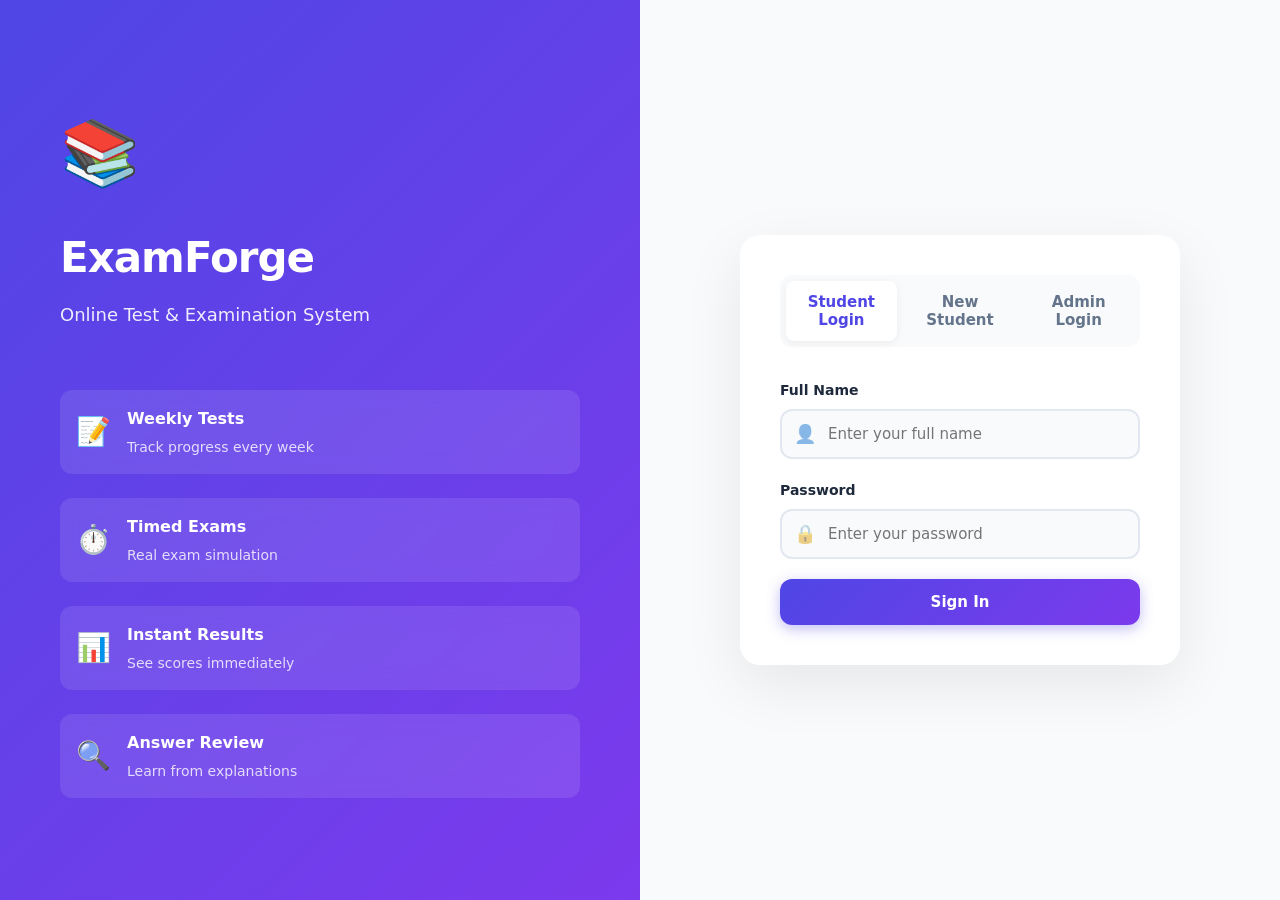
<file: index.html>
<!DOCTYPE html>
<html lang="en">
<head>
    <meta charset="UTF-8">
    <meta name="viewport" content="width=device-width, initial-scale=1.0">
    <title>ExamForge - Login Portal</title>
    <link rel="stylesheet" href="styles.css">
</head>
<body>
    <div class="auth-wrapper">
        <div class="auth-left">
            <div class="brand">
                <div class="logo">📚</div>
                <h1>ExamForge</h1>
                <p>Online Test & Examination System</p>
            </div>
            <div class="features">
                <div class="feature">
                    <span class="feature-icon">📝</span>
                    <div><h4>Weekly Tests</h4><p>Track progress every week</p></div>
                </div>
                <div class="feature">
                    <span class="feature-icon">⏱️</span>
                    <div><h4>Timed Exams</h4><p>Real exam simulation</p></div>
                </div>
                <div class="feature">
                    <span class="feature-icon">📊</span>
                    <div><h4>Instant Results</h4><p>See scores immediately</p></div>
                </div>
                <div class="feature">
                    <span class="feature-icon">🔍</span>
                    <div><h4>Answer Review</h4><p>Learn from explanations</p></div>
                </div>
            </div>
        </div>

        <div class="auth-right">
            <div class="auth-box">
                <div class="tabs">
                    <button class="tab-btn active" onclick="showTab('login')">Student Login</button>
                    <button class="tab-btn" onclick="showTab('register')">New Student</button>
                    <button class="tab-btn" onclick="showTab('admin')">Admin Login</button>
                </div>

                <!-- Student Login -->
                <div id="login-tab" class="tab-content active">
                    <form id="loginForm" onsubmit="handleLogin(event)">
                        <div class="form-group">
                            <label>Full Name</label>
                            <div class="input-wrapper">
                                <span class="input-icon">👤</span>
                                <input type="text" id="loginName" required placeholder="Enter your full name">
                            </div>
                        </div>
                        <div class="form-group">
                            <label>Password</label>
                            <div class="input-wrapper">
                                <span class="input-icon">🔒</span>
                                <input type="password" id="loginPassword" required placeholder="Enter your password">
                            </div>
                        </div>
                        <button type="submit" class="btn btn-primary">Sign In</button>
                    </form>
                    <div id="autoFillArea" class="auto-fill-area hidden">
                        <p class="auto-fill-text">👋 Welcome back, <strong id="autoFillName"></strong>!</p>
                        <button onclick="autoFillCredentials()" class="btn btn-auto">✨ Fill in my credentials automatically</button>
                    </div>
                </div>

                <!-- Registration -->
                <div id="register-tab" class="tab-content">
                    <form id="registerForm" onsubmit="handleRegister(event)">
                        <div class="form-group">
                            <label>Full Name *</label>
                            <div class="input-wrapper">
                                <span class="input-icon">👤</span>
                                <input type="text" id="regName" required placeholder="Enter full name">
                            </div>
                        </div>
                        <div class="form-row">
                            <div class="form-group">
                                <label>Gender *</label>
                                <select id="regGender" required>
                                    <option value="">Select</option>
                                    <option value="Male">Male</option>
                                    <option value="Female">Female</option>
                                </select>
                            </div>
                            <div class="form-group">
                                <label>Class *</label>
                                <select id="regClass" required>
                                    <option value="">Select</option>
                                    <option value="SS1">SS1</option>
                                    <option value="SS2">SS2</option>
                                    <option value="SS3">SS3</option>
                                </select>
                            </div>
                        </div>
                        <div class="form-row">
                            <div class="form-group">
                                <label>Session *</label>
                                <select id="regSession" required>
                                    <option value="">Select</option>
                                    <option value="2024/2025">2024/2025</option>
                                    <option value="2025/2026">2025/2026</option>
                                    <option value="2026/2027">2026/2027</option>
                                </select>
                            </div>
                            <div class="form-group">
                                <label>Term *</label>
                                <select id="regTerm" required>
                                    <option value="">Select</option>
                                    <option value="First Term">First Term</option>
                                    <option value="Second Term">Second Term</option>
                                    <option value="Third Term">Third Term</option>
                                </select>
                            </div>
                        </div>
                        <div class="form-group">
                            <label>Subject *</label>
                            <select id="regSubject" required>
                                <option value="">Select Subject</option>
                                <option value="Physics">Physics</option>
                                <option value="Chemistry">Chemistry</option>
                                <option value="Biology">Biology</option>
                                <option value="Mathematics">Mathematics</option>
                                <option value="English">English</option>
                                <option value="Economics">Economics</option>
                            </select>
                        </div>
                        <div class="form-group">
                            <label>School *</label>
                            <select id="regSchool" required>
                                <option value="">Select School</option>
                            </select>
                        </div>
                        <div class="form-group">
                            <label>Profile Photo</label>
                            <div class="photo-upload" onclick="document.getElementById('regPhoto').click()">
                                <div class="photo-preview" id="photoPreview">
                                    <span class="photo-placeholder">📷 Tap to upload photo</span>
                                </div>
                                <input type="file" id="regPhoto" accept="image/*" style="display: none;" onchange="handlePhotoUpload(event)">
                            </div>
                            <p class="photo-hint">Optional. Max 500KB. JPG or PNG.</p>
                        </div>
                        <button type="submit" class="btn btn-primary">Create Account & Get Password</button>
                    </form>
                </div>

                <!-- Admin Login -->
                <div id="admin-tab" class="tab-content">
                    <form id="adminLoginForm" onsubmit="handleAdminLogin(event)">
                        <div class="form-group">
                            <label>Admin Username</label>
                            <div class="input-wrapper">
                                <span class="input-icon">🛡️</span>
                                <input type="text" id="adminUsername" required placeholder="Enter admin username">
                            </div>
                        </div>
                        <div class="form-group">
                            <label>Password</label>
                            <div class="input-wrapper">
                                <span class="input-icon">🔒</span>
                                <input type="password" id="adminPassword" required placeholder="Enter admin password">
                            </div>
                        </div>
                        <div class="form-group">
                            <label>Login As</label>
                            <select id="adminRole" required>
                                <option value="">Select Role</option>
                                <option value="super">Super Admin (You)</option>
                                <option value="school">School Owner</option>
                            </select>
                        </div>
                        <button type="submit" class="btn btn-primary">Admin Sign In</button>
                    </form>
                    <p class="hint" style="margin-top: 16px;">Super Admin manages all schools. School Owner views their school only.</p>
                </div>
            </div>
        </div>
    </div>

    <!-- Password Modal -->
    <div id="passwordModal" class="modal">
        <div class="modal-content credential-modal">
            <div class="modal-header">
                <div class="success-icon">🎉</div>
                <h2>Account Created!</h2>
                <p>Your login credentials are ready</p>
            </div>
            <div class="credential-box">
                <div class="cred-item">
                    <span class="cred-label">Full Name</span>
                    <span class="cred-value" id="credName"></span>
                </div>
                <div class="cred-item">
                    <span class="cred-label">Password</span>
                    <div class="password-display">
                        <span class="password-text" id="credPassword"></span>
                        <button onclick="copyPassword()" class="copy-btn" title="Copy password">📋</button>
                    </div>
                </div>
            </div>
            <div class="cred-actions">
                <button onclick="autoFillAndClose()" class="btn btn-auto">✨ Fill & Go to Login</button>
                <button onclick="closeModal()" class="btn btn-secondary">I'll Remember It</button>
            </div>
            <p class="warning">⚠️ Save this password! It cannot be recovered.</p>
        </div>
    </div>

    <script src="common.js"></script>
    <script src="auth.js"></script>
</body>
</html>
</file>
<file: styles.css>
:root {
    --primary: #4f46e5;
    --primary-dark: #4338ca;
    --primary-light: #e0e7ff;
    --secondary: #64748b;
    --success: #10b981;
    --danger: #ef4444;
    --warning: #f59e0b;
    --bg: #f8fafc;
    --card: #ffffff;
    --text: #1e293b;
    --text-light: #64748b;
    --border: #e2e8f0;
    --gradient-start: #4f46e5;
    --gradient-end: #7c3aed;
}

* {
    margin: 0;
    padding: 0;
    box-sizing: border-box;
    font-family: 'Segoe UI', system-ui, -apple-system, sans-serif;
}

body {
    background: var(--bg);
    color: var(--text);
    line-height: 1.6;
}

/* ===== AUTH PAGE REDESIGN ===== */
.auth-wrapper {
    display: grid;
    grid-template-columns: 1fr 1fr;
    min-height: 100vh;
}

.auth-left {
    background: linear-gradient(135deg, var(--gradient-start) 0%, var(--gradient-end) 100%);
    color: white;
    padding: 60px;
    display: flex;
    flex-direction: column;
    justify-content: center;
}

.brand {
    margin-bottom: 60px;
}

.logo {
    font-size: 64px;
    margin-bottom: 20px;
}

.brand h1 {
    font-size: 42px;
    font-weight: 800;
    margin-bottom: 10px;
    letter-spacing: -1px;
}

.brand p {
    font-size: 18px;
    opacity: 0.9;
}

.features {
    display: flex;
    flex-direction: column;
    gap: 24px;
}

.feature {
    display: flex;
    align-items: center;
    gap: 16px;
    padding: 16px;
    background: rgba(255,255,255,0.1);
    border-radius: 12px;
    backdrop-filter: blur(10px);
    transition: transform 0.3s, background 0.3s;
}

.feature:hover {
    transform: translateX(8px);
    background: rgba(255,255,255,0.15);
}

.feature-icon {
    font-size: 28px;
}

.feature h4 {
    font-size: 16px;
    margin-bottom: 4px;
}

.feature p {
    font-size: 14px;
    opacity: 0.8;
}

.auth-right {
    display: flex;
    align-items: center;
    justify-content: center;
    padding: 40px;
    background: var(--bg);
}

.auth-box {
    width: 100%;
    max-width: 440px;
    background: var(--card);
    padding: 40px;
    border-radius: 20px;
    box-shadow: 0 20px 60px rgba(0,0,0,0.08);
}

/* Tabs */
.tabs {
    display: flex;
    gap: 8px;
    margin-bottom: 32px;
    background: var(--bg);
    padding: 6px;
    border-radius: 12px;
}

.tab-btn {
    flex: 1;
    padding: 12px;
    border: none;
    background: none;
    cursor: pointer;
    font-size: 15px;
    font-weight: 600;
    color: var(--text-light);
    border-radius: 8px;
    transition: all 0.3s;
}

.tab-btn.active {
    background: var(--card);
    color: var(--primary);
    box-shadow: 0 2px 8px rgba(0,0,0,0.06);
}

.tab-content {
    display: none;
}

.tab-content.active {
    display: block;
    animation: fadeIn 0.4s ease;
}

@keyframes fadeIn {
    from { opacity: 0; transform: translateY(10px); }
    to { opacity: 1; transform: translateY(0); }
}

/* Form Inputs */
.form-group {
    margin-bottom: 20px;
}

.form-group label {
    display: block;
    margin-bottom: 8px;
    font-weight: 600;
    font-size: 14px;
    color: var(--text);
}

.input-wrapper {
    position: relative;
}

.input-icon {
    position: absolute;
    left: 14px;
    top: 50%;
    transform: translateY(-50%);
    font-size: 18px;
    opacity: 0.5;
}

.form-group input,
.form-group select {
    width: 100%;
    padding: 14px 14px 14px 46px;
    border: 2px solid var(--border);
    border-radius: 12px;
    font-size: 15px;
    transition: all 0.3s;
    background: var(--bg);
}

.form-group input:focus,
.form-group select:focus {
    outline: none;
    border-color: var(--primary);
    background: var(--card);
    box-shadow: 0 0 0 4px var(--primary-light);
}

.form-row {
    display: grid;
    grid-template-columns: 1fr 1fr;
    gap: 16px;
}

/* Buttons */
.btn {
    width: 100%;
    padding: 14px;
    border: none;
    border-radius: 12px;
    font-size: 15px;
    font-weight: 600;
    cursor: pointer;
    transition: all 0.3s;
}

.btn-primary {
    background: linear-gradient(135deg, var(--gradient-start), var(--gradient-end));
    color: white;
    box-shadow: 0 4px 14px rgba(79, 70, 229, 0.35);
}

.btn-primary:hover {
    transform: translateY(-2px);
    box-shadow: 0 6px 20px rgba(79, 70, 229, 0.45);
}

.btn-secondary {
    background: var(--bg);
    color: var(--text);
    border: 2px solid var(--border);
}

.btn-secondary:hover {
    background: var(--border);
}

.btn-success {
    background: var(--success);
    color: white;
}

.btn-danger {
    background: var(--danger);
    color: white;
}

.btn-warning {
    background: var(--warning);
    color: white;
}

.btn-auto {
    background: linear-gradient(135deg, #059669, #10b981);
    color: white;
    box-shadow: 0 4px 14px rgba(16, 185, 129, 0.35);
}

.btn-auto:hover {
    transform: translateY(-2px);
    box-shadow: 0 6px 20px rgba(16, 185, 129, 0.45);
}

/* Auto-fill area */
.auto-fill-area {
    background: linear-gradient(135deg, #ecfdf5, #d1fae5);
    border: 2px solid #a7f3d0;
    border-radius: 12px;
    padding: 20px;
    margin-top: 20px;
    text-align: center;
    animation: slideIn 0.4s ease;
}

@keyframes slideIn {
    from { opacity: 0; transform: translateY(-10px); }
    to { opacity: 1; transform: translateY(0); }
}

.auto-fill-text {
    color: #065f46;
    margin-bottom: 12px;
    font-size: 15px;
}

.auto-fill-text strong {
    color: var(--primary);
}

/* Divider */
.divider {
    display: flex;
    align-items: center;
    margin: 24px 0;
    color: var(--text-light);
    font-size: 14px;
}

.divider::before,
.divider::after {
    content: '';
    flex: 1;
    height: 1px;
    background: var(--border);
}

.divider span {
    padding: 0 16px;
}

/* Modal */
.modal {
    display: none;
    position: fixed;
    top: 0;
    left: 0;
    width: 100%;
    height: 100%;
    background: rgba(0,0,0,0.5);
    justify-content: center;
    align-items: center;
    z-index: 1000;
    backdrop-filter: blur(4px);
}

.modal.active {
    display: flex;
    animation: fadeIn 0.3s ease;
}

.modal-content {
    background: var(--card);
    border-radius: 20px;
    max-width: 480px;
    width: 90%;
    overflow: hidden;
    box-shadow: 0 25px 60px rgba(0,0,0,0.2);
}

.credential-modal {
    padding: 0;
}

.modal-header {
    background: linear-gradient(135deg, var(--gradient-start), var(--gradient-end));
    color: white;
    padding: 40px;
    text-align: center;
}

.success-icon {
    font-size: 56px;
    margin-bottom: 16px;
}

.modal-header h2 {
    font-size: 28px;
    margin-bottom: 8px;
}

.modal-header p {
    opacity: 0.9;
}

.credential-box {
    padding: 32px;
}

.cred-item {
    margin-bottom: 20px;
}

.cred-item:last-child {
    margin-bottom: 0;
}

.cred-label {
    display: block;
    font-size: 13px;
    font-weight: 600;
    color: var(--text-light);
    text-transform: uppercase;
    letter-spacing: 0.5px;
    margin-bottom: 8px;
}

.cred-value {
    display: block;
    font-size: 18px;
    font-weight: 600;
    color: var(--text);
}

.password-display {
    display: flex;
    align-items: center;
    gap: 12px;
    background: var(--bg);
    padding: 16px;
    border-radius: 12px;
    border: 2px dashed var(--primary);
}

.password-text {
    font-size: 24px;
    font-weight: 800;
    color: var(--primary);
    letter-spacing: 3px;
    font-family: monospace;
    flex: 1;
}

.copy-btn {
    background: var(--primary-light);
    border: none;
    padding: 10px 14px;
    border-radius: 8px;
    cursor: pointer;
    font-size: 18px;
    transition: all 0.3s;
}

.copy-btn:hover {
    background: var(--primary);
    transform: scale(1.1);
}

.cred-actions {
    padding: 0 32px 20px;
    display: flex;
    flex-direction: column;
    gap: 12px;
}

.warning {
    text-align: center;
    color: var(--danger);
    font-size: 13px;
    padding: 0 32px 32px;
}

/* ===== DASHBOARD STYLES ===== */
.container {
    max-width: 1200px;
    margin: 0 auto;
    padding: 20px;
}

.dashboard {
    display: grid;
    grid-template-columns: 260px 1fr;
    gap: 30px;
    min-height: 100vh;
}

.sidebar {
    background: var(--card);
    padding: 30px 20px;
    border-right: 1px solid var(--border);
}

.sidebar h2 {
    color: var(--primary);
    margin-bottom: 30px;
    font-size: 22px;
}

.nav-item {
    padding: 14px 18px;
    margin-bottom: 8px;
    border-radius: 12px;
    cursor: pointer;
    transition: all 0.3s;
    display: flex;
    align-items: center;
    gap: 12px;
    font-weight: 500;
    color: var(--text-light);
}

.nav-item:hover,
.nav-item.active {
    background: linear-gradient(135deg, var(--gradient-start), var(--gradient-end));
    color: white;
    box-shadow: 0 4px 12px rgba(79, 70, 229, 0.3);
}

.main-content {
    padding: 30px;
}

.header {
    background: var(--card);
    padding: 24px 32px;
    border-radius: 16px;
    margin-bottom: 30px;
    display: flex;
    justify-content: space-between;
    align-items: center;
    box-shadow: 0 2px 8px rgba(0,0,0,0.04);
}

.student-info h2 {
    color: var(--primary);
    margin-bottom: 6px;
    font-size: 24px;
}

.student-info p {
    color: var(--text-light);
    font-size: 14px;
}

.stats-grid {
    display: grid;
    grid-template-columns: repeat(auto-fit, minmax(200px, 1fr));
    gap: 20px;
    margin-bottom: 30px;
}

.stat-card {
    background: var(--card);
    padding: 24px;
    border-radius: 16px;
    box-shadow: 0 2px 8px rgba(0,0,0,0.04);
    border: 1px solid var(--border);
    transition: transform 0.3s;
}

.stat-card:hover {
    transform: translateY(-4px);
    box-shadow: 0 8px 24px rgba(0,0,0,0.08);
}

.stat-card h3 {
    color: var(--text-light);
    font-size: 13px;
    margin-bottom: 12px;
    text-transform: uppercase;
    letter-spacing: 0.5px;
}

.stat-card .value {
    font-size: 36px;
    font-weight: 800;
    color: var(--primary);
}

/* Test Cards */
.section-title {
    font-size: 20px;
    margin-bottom: 24px;
    color: var(--text);
    font-weight: 700;
}

.tests-grid {
    display: grid;
    grid-template-columns: repeat(auto-fill, minmax(320px, 1fr));
    gap: 20px;
}

.test-card {
    background: var(--card);
    padding: 28px;
    border-radius: 16px;
    box-shadow: 0 2px 8px rgba(0,0,0,0.04);
    border-left: 4px solid var(--primary);
    transition: all 0.3s;
}

.test-card:hover {
    transform: translateY(-4px);
    box-shadow: 0 12px 24px rgba(0,0,0,0.1);
}

.test-card.locked {
    border-left-color: var(--secondary);
    opacity: 0.7;
}

.test-card.completed {
    border-left-color: var(--success);
}

.test-card.upcoming {
    border-left-color: var(--warning);
}

.test-header {
    display: flex;
    justify-content: space-between;
    align-items: start;
    margin-bottom: 18px;
}

.test-title {
    font-size: 18px;
    font-weight: 700;
    margin-bottom: 8px;
}

.test-badge {
    padding: 6px 14px;
    border-radius: 20px;
    font-size: 12px;
    font-weight: 700;
}

.badge-week { background: #e0e7ff; color: var(--primary); }
.badge-midterm { background: #fef3c7; color: #b45309; }
.badge-exam { background: #fce7f3; color: #be185d; }
.badge-completed { background: #d1fae5; color: #065f46; }
.badge-locked { background: #f1f5f9; color: var(--secondary); }
.badge-available { background: #d1fae5; color: #065f46; }

.test-meta {
    color: var(--text-light);
    font-size: 14px;
    margin-bottom: 20px;
}

.test-meta p {
    margin-bottom: 6px;
    display: flex;
    align-items: center;
    gap: 8px;
}

/* Timer */
.timer-box {
    background: var(--card);
    padding: 24px;
    border-radius: 16px;
    text-align: center;
    margin-bottom: 30px;
    border: 3px solid var(--primary);
    box-shadow: 0 4px 16px rgba(79, 70, 229, 0.15);
}

.timer {
    font-size: 56px;
    font-weight: 800;
    color: var(--primary);
    font-family: 'Courier New', monospace;
    letter-spacing: 4px;
}

.timer.warning {
    color: var(--warning);
}

.timer.danger {
    color: var(--danger);
    animation: pulse 1s infinite;
}

@keyframes pulse {
    0%, 100% { opacity: 1; }
    50% { opacity: 0.5; }
}

/* Question Styles */
.question-container {
    background: var(--card);
    padding: 32px;
    border-radius: 16px;
    margin-bottom: 24px;
    box-shadow: 0 2px 8px rgba(0,0,0,0.04);
}

.question-header {
    display: flex;
    justify-content: space-between;
    margin-bottom: 24px;
    padding-bottom: 16px;
    border-bottom: 2px solid var(--border);
}

.question-number {
    font-size: 18px;
    font-weight: 700;
    color: var(--primary);
}

.question-text {
    font-size: 18px;
    margin-bottom: 28px;
    line-height: 1.7;
    font-weight: 500;
}

.options-list {
    display: flex;
    flex-direction: column;
    gap: 14px;
}

.option {
    padding: 18px;
    border: 2px solid var(--border);
    border-radius: 12px;
    cursor: pointer;
    transition: all 0.3s;
    display: flex;
    align-items: center;
    gap: 14px;
}

.option:hover {
    border-color: var(--primary);
    background: var(--primary-light);
}

.option.selected {
    border-color: var(--primary);
    background: var(--primary-light);
}

.option.correct {
    border-color: var(--success);
    background: #d1fae5;
}

.option.wrong {
    border-color: var(--danger);
    background: #fee2e2;
}

.option-letter {
    width: 36px;
    height: 36px;
    border-radius: 10px;
    background: var(--bg);
    display: flex;
    align-items: center;
    justify-content: center;
    font-weight: 700;
    flex-shrink: 0;
    font-size: 15px;
}

.option.selected .option-letter {
    background: var(--primary);
    color: white;
}

.option.correct .option-letter {
    background: var(--success);
    color: white;
}

.option.wrong .option-letter {
    background: var(--danger);
    color: white;
}

/* Explanation Box */
.explanation-box {
    background: #eff6ff;
    border-left: 4px solid var(--primary);
    padding: 20px;
    margin-top: 20px;
    border-radius: 0 12px 12px 0;
}

.explanation-box h4 {
    color: var(--primary);
    margin-bottom: 10px;
    font-size: 16px;
}

.explanation-box p {
    color: var(--text);
    line-height: 1.7;
}

/* Navigation Buttons */
.nav-buttons {
    display: flex;
    justify-content: space-between;
    gap: 16px;
    margin-top: 30px;
}

.nav-buttons .btn {
    width: auto;
    padding: 14px 32px;
}

/* Results */
.results-container {
    background: var(--card);
    padding: 48px;
    border-radius: 20px;
    text-align: center;
    box-shadow: 0 4px 16px rgba(0,0,0,0.06);
}

.score-circle {
    width: 160px;
    height: 160px;
    border-radius: 50%;
    border: 10px solid var(--primary);
    display: flex;
    align-items: center;
    justify-content: center;
    margin: 30px auto;
    font-size: 42px;
    font-weight: 800;
    color: var(--primary);
}

.score-details {
    display: grid;
    grid-template-columns: repeat(3, 1fr);
    gap: 20px;
    margin: 30px 0;
}

.score-item {
    padding: 24px;
    background: var(--bg);
    border-radius: 12px;
}

/* Admin Styles */
.admin-grid {
    display: grid;
    grid-template-columns: 260px 1fr;
    gap: 30px;
}

.filter-bar {
    background: var(--card);
    padding: 24px;
    border-radius: 16px;
    margin-bottom: 30px;
    display: flex;
    gap: 16px;
    flex-wrap: wrap;
    align-items: end;
    box-shadow: 0 2px 8px rgba(0,0,0,0.04);
}

.filter-group {
    flex: 1;
    min-width: 150px;
}

.filter-group label {
    display: block;
    margin-bottom: 6px;
    font-size: 13px;
    font-weight: 600;
    color: var(--text-light);
}

.filter-group input,
.filter-group select {
    width: 100%;
    padding: 12px;
    border: 2px solid var(--border);
    border-radius: 10px;
    font-size: 14px;
    transition: all 0.3s;
}

.filter-group input:focus,
.filter-group select:focus {
    outline: none;
    border-color: var(--primary);
}

.table-container {
    background: var(--card);
    border-radius: 16px;
    overflow: hidden;
    box-shadow: 0 2px 8px rgba(0,0,0,0.04);
}

.data-table {
    width: 100%;
    border-collapse: collapse;
}

.data-table th,
.data-table td {
    padding: 16px;
    text-align: left;
    border-bottom: 1px solid var(--border);
}

.data-table th {
    background: var(--bg);
    font-weight: 700;
    font-size: 12px;
    text-transform: uppercase;
    color: var(--text-light);
    letter-spacing: 0.5px;
}

.data-table tr:hover {
    background: var(--bg);
}

.performance-bar {
    height: 10px;
    background: var(--border);
    border-radius: 5px;
    overflow: hidden;
    width: 120px;
}

.performance-fill {
    height: 100%;
    border-radius: 5px;
    transition: width 0.3s;
}

/* Create Test Form */
.create-form {
    background: var(--card);
    padding: 32px;
    border-radius: 16px;
    margin-bottom: 30px;
    box-shadow: 0 2px 8px rgba(0,0,0,0.04);
}

.question-builder {
    background: var(--bg);
    padding: 24px;
    border-radius: 12px;
    margin-bottom: 16px;
    border: 2px solid var(--border);
}

.question-builder h4 {
    margin-bottom: 16px;
    color: var(--primary);
}

/* Responsive */
@media (max-width: 900px) {
    .auth-wrapper {
        grid-template-columns: 1fr;
    }
    
    .auth-left {
        display: none;
    }
    
    .auth-right {
        padding: 20px;
    }
    
    .dashboard {
        grid-template-columns: 1fr;
    }
    
    .sidebar {
        display: none;
    }
    
    .stats-grid {
        grid-template-columns: 1fr;
    }
    
    .score-details {
        grid-template-columns: 1fr;
    }
    
    .admin-grid {
        grid-template-columns: 1fr;
    }
}

/* Utility */
.hidden { display: none !important; }
.text-success { color: var(--success); }
.text-danger { color: var(--danger); }
.text-warning { color: var(--warning); }
.mb-20 { margin-bottom: 20px; }
.mt-20 { margin-top: 20px; }

/* ===== EXAM INTERFACE ===== */
.exam-layout {
    display: grid;
    grid-template-columns: 1fr 320px;
    gap: 24px;
    min-height: 100vh;
    padding: 24px;
    background: var(--bg);
}

.exam-main {
    display: flex;
    flex-direction: column;
    gap: 20px;
}

.exam-header {
    background: var(--card);
    padding: 24px 32px;
    border-radius: 16px;
    display: flex;
    justify-content: space-between;
    align-items: center;
    box-shadow: 0 2px 8px rgba(0,0,0,0.04);
}

.exam-info h3 {
    font-size: 20px;
    font-weight: 700;
    color: var(--text);
    margin-bottom: 4px;
}

.exam-info p {
    color: var(--text-light);
    font-size: 14px;
}

/* Timer Ring */
.timer-wrapper {
    width: 100px;
    height: 100px;
}

.timer-ring {
    position: relative;
    width: 100%;
    height: 100%;
}

.timer-svg {
    transform: rotate(-90deg);
    width: 100%;
    height: 100%;
}

.timer-track {
    fill: none;
    stroke: var(--border);
    stroke-width: 8;
}

.timer-progress {
    fill: none;
    stroke: var(--primary);
    stroke-width: 8;
    stroke-linecap: round;
    stroke-dasharray: 283;
    stroke-dashoffset: 0;
    transition: stroke-dashoffset 1s linear, stroke 0.3s;
}

.timer-text {
    position: absolute;
    top: 50%;
    left: 50%;
    transform: translate(-50%, -50%);
    text-align: center;
}

.timer-digits {
    font-size: 20px;
    font-weight: 800;
    color: var(--text);
    font-family: 'Courier New', monospace;
    letter-spacing: 1px;
}

.timer-ring.warning .timer-progress {
    stroke: var(--warning);
}

.timer-ring.danger .timer-progress {
    stroke: var(--danger);
    animation: pulse-ring 1s infinite;
}

@keyframes pulse-ring {
    0%, 100% { opacity: 1; }
    50% { opacity: 0.6; }
}

/* Question Card */
.question-card {
    background: var(--card);
    padding: 32px;
    border-radius: 16px;
    box-shadow: 0 2px 8px rgba(0,0,0,0.04);
    flex: 1;
}

.question-badge {
    display: flex;
    align-items: center;
    gap: 8px;
    margin-bottom: 24px;
    padding-bottom: 16px;
    border-bottom: 2px solid var(--border);
}

.q-number {
    font-size: 18px;
    font-weight: 700;
    color: var(--primary);
}

.q-total {
    color: var(--text-light);
    font-size: 15px;
}

.question-text {
    font-size: 19px;
    line-height: 1.7;
    color: var(--text);
    margin-bottom: 28px;
    font-weight: 500;
}

/* Options Area */
.options-area {
    display: flex;
    flex-direction: column;
    gap: 14px;
}

.exam-option {
    display: flex;
    align-items: center;
    gap: 16px;
    padding: 18px 20px;
    border: 2px solid var(--border);
    border-radius: 12px;
    cursor: pointer;
    transition: all 0.25s ease;
    background: var(--bg);
}

.exam-option:hover {
    border-color: var(--primary);
    background: var(--primary-light);
    transform: translateX(4px);
}

.exam-option.selected {
    border-color: var(--primary);
    background: linear-gradient(135deg, var(--primary-light), #e0e7ff);
    box-shadow: 0 4px 12px rgba(79, 70, 229, 0.15);
}

.option-letter-box {
    width: 40px;
    height: 40px;
    border-radius: 10px;
    background: var(--card);
    display: flex;
    align-items: center;
    justify-content: center;
    font-weight: 700;
    font-size: 16px;
    color: var(--text-light);
    border: 2px solid var(--border);
    flex-shrink: 0;
    transition: all 0.25s;
}

.exam-option:hover .option-letter-box {
    border-color: var(--primary);
    color: var(--primary);
}

.exam-option.selected .option-letter-box {
    background: var(--primary);
    color: white;
    border-color: var(--primary);
}

.option-text {
    font-size: 16px;
    color: var(--text);
    font-weight: 500;
}

/* Navigation */
.exam-nav {
    display: flex;
    justify-content: space-between;
    align-items: center;
    gap: 16px;
    padding: 0 4px;
}

.nav-btn {
    padding: 14px 28px;
    border: none;
    border-radius: 12px;
    font-size: 15px;
    font-weight: 600;
    cursor: pointer;
    transition: all 0.3s;
    display: flex;
    align-items: center;
    gap: 8px;
}

.prev-btn {
    background: var(--bg);
    color: var(--text);
    border: 2px solid var(--border);
}

.prev-btn:hover {
    background: var(--border);
}

.next-btn {
    background: linear-gradient(135deg, var(--gradient-start), var(--gradient-end));
    color: white;
    box-shadow: 0 4px 14px rgba(79, 70, 229, 0.3);
}

.next-btn:hover {
    transform: translateY(-2px);
    box-shadow: 0 6px 20px rgba(79, 70, 229, 0.4);
}

.submit-btn {
    background: linear-gradient(135deg, #059669, #10b981);
    color: white;
    box-shadow: 0 4px 14px rgba(16, 185, 129, 0.3);
}

.submit-btn:hover {
    transform: translateY(-2px);
    box-shadow: 0 6px 20px rgba(16, 185, 129, 0.4);
}

.nav-hint {
    flex: 1;
    text-align: center;
    font-size: 14px;
    font-weight: 500;
}

.answered-text {
    color: var(--success);
}

.not-answered-text {
    color: var(--text-light);
}

/* Sidebar */
.exam-sidebar {
    display: flex;
    flex-direction: column;
    gap: 20px;
}

.palette-card {
    background: var(--card);
    padding: 24px;
    border-radius: 16px;
    box-shadow: 0 2px 8px rgba(0,0,0,0.04);
}

.palette-card h4 {
    font-size: 16px;
    font-weight: 700;
    margin-bottom: 4px;
    color: var(--text);
}

.palette-hint {
    color: var(--text-light);
    font-size: 13px;
    margin-bottom: 16px;
}

/* Palette Grid - 5 per row */
.palette-grid {
    display: grid;
    grid-template-columns: repeat(5, 1fr);
    gap: 10px;
    margin-bottom: 20px;
}

.palette-btn {
    aspect-ratio: 1;
    border: 2px solid var(--border);
    border-radius: 10px;
    background: var(--bg);
    font-size: 15px;
    font-weight: 700;
    color: var(--text-light);
    cursor: pointer;
    transition: all 0.2s;
    display: flex;
    align-items: center;
    justify-content: center;
}

.palette-btn:hover {
    border-color: var(--primary);
    color: var(--primary);
    transform: scale(1.08);
}

.palette-btn.current {
    border-color: var(--primary);
    background: var(--primary);
    color: white;
    box-shadow: 0 4px 12px rgba(79, 70, 229, 0.3);
    animation: pulse-soft 2s infinite;
}

.palette-btn.answered {
    border-color: var(--success);
    background: #d1fae5;
    color: #065f46;
}

.palette-btn.not-answered {
    border-color: var(--border);
    background: var(--bg);
    color: var(--text-light);
}

@keyframes pulse-soft {
    0%, 100% { box-shadow: 0 4px 12px rgba(79, 70, 229, 0.3); }
    50% { box-shadow: 0 4px 20px rgba(79, 70, 229, 0.5); }
}

/* Legend */
.palette-legend {
    display: flex;
    flex-direction: column;
    gap: 10px;
    padding-top: 16px;
    border-top: 1px solid var(--border);
}

.legend-item {
    display: flex;
    align-items: center;
    gap: 10px;
    font-size: 13px;
    color: var(--text-light);
}

.legend-dot {
    width: 14px;
    height: 14px;
    border-radius: 4px;
    border: 2px solid var(--border);
}

.legend-dot.current {
    background: var(--primary);
    border-color: var(--primary);
}

.legend-dot.answered {
    background: #d1fae5;
    border-color: var(--success);
}

.legend-dot.not-answered {
    background: var(--bg);
    border-color: var(--border);
}

/* Summary Card */
.summary-card .summary-row {
    display: flex;
    justify-content: space-between;
    align-items: center;
    padding: 12px 0;
    border-bottom: 1px solid var(--border);
    font-size: 14px;
}

.summary-card .summary-row:last-child {
    border-bottom: none;
}

.summary-card .summary-row strong {
    font-size: 18px;
    color: var(--primary);
}

/* Responsive */
@media (max-width: 900px) {
    .exam-layout {
        grid-template-columns: 1fr;
    }
    
    .exam-sidebar {
        order: -1;
    }
    
    .palette-grid {
        grid-template-columns: repeat(10, 1fr);
    }
    
    .exam-header {
        flex-direction: column;
        gap: 16px;
        text-align: center;
    }
}
/* Edit Banner */
.edit-banner {
    background: linear-gradient(135deg, #fef3c7, #fde68a);
    border: 2px solid #f59e0b;
    padding: 16px 20px;
    border-radius: 12px;
    margin-bottom: 24px;
    font-size: 15px;
    color: #92400e;
}

.edit-banner strong {
    color: #78350f;
}

/* Test Card Buttons */
.test-card .btn {
    margin-top: 0;
}

/* Question Bank */
#questionBankArea .create-form {
    padding: 24px;
}

.bank-question-item {
    padding: 14px;
    border: 2px solid var(--border);
    border-radius: 10px;
    margin-bottom: 8px;
    cursor: pointer;
    transition: all 0.2s;
    background: white;
}

.bank-question-item:hover {
    border-color: var(--primary);
    background: var(--primary-light);
    transform: translateX(4px);
}

.bank-question-item.selected {
    border-color: var(--success);
    background: #d1fae5;
}

.bank-checkbox {
    width: 24px;
    height: 24px;
    border: 2px solid var(--border);
    border-radius: 6px;
    display: flex;
    align-items: center;
    justify-content: center;
    font-weight: 700;
    color: white;
    font-size: 14px;
    flex-shrink: 0;
    transition: all 0.2s;
    margin-top: 2px;
}

.bank-question-item.selected .bank-checkbox {
    background: var(--success);
    border-color: var(--success);
}

.bank-question-item:hover .bank-checkbox {
    border-color: var(--primary);
}

        /* Calculator Toggle Button */
        .calc-toggle-btn {
            position: fixed;
            bottom: 2rem;
            right: 2rem;
            width: 56px;
            height: 56px;
            border-radius: 50%;
            background: var(--primary);
            color: white;
            border: none;
            font-size: 1.5rem;
            cursor: pointer;
            box-shadow: var(--shadow-lg);
            z-index: 200;
            transition: all 0.3s;
            display: flex;
            align-items: center;
            justify-content: center;
        }

        .calc-toggle-btn:hover {
            background: var(--primary-dark);
            transform: scale(1.1);
        }

        /* Calculator Modal */
        .calc-modal {
            position: fixed;
            top: 0;
            left: 0;
            right: 0;
            bottom: 0;
            background: rgba(0, 0, 0, 0.5);
            display: flex;
            align-items: center;
            justify-content: center;
            z-index: 300;
            opacity: 0;
            visibility: hidden;
            transition: all 0.3s;
        }

        .calc-modal.show {
            opacity: 1;
            visibility: visible;
        }

        .calc-container {
            background: green;
            border-radius: 16px;
            width: 380px;
            max-width: 95vw;
            box-shadow: var(--shadow-lg);
            overflow: hidden;
        }

        .calc-header {
            background: var(--primary);
            color: white;
            padding: 1rem 1.25rem;
            display: flex;
            justify-content: space-between;
            align-items: center;
            font-weight: 600;
        }

        .calc-close {
            background: none;
            border: none;
            color: white;
            font-size: 1.2rem;
            cursor: pointer;
            width: 32px;
            height: 32px;
            border-radius: 50%;
            display: flex;
            align-items: center;
            justify-content: center;
            transition: background 0.2s;
        }

        .calc-close:hover {
            background: rgba(255,255,255,0.2);
        }

        /* Display */
        .calc-display {
            background: #1f2937;
            color: white;
            padding: 1rem;
            text-align: right;
        }

        .calc-history {
            font-size: 0.8rem;
            color: #9ca3af;
            min-height: 1.2rem;
            word-break: break-all;
        }

        .calc-input {
            font-size: 1.8rem;
            font-weight: 600;
            min-height: 2.5rem;
            word-break: break-all;
            font-family: 'Courier New', monospace;
        }

        /* Buttons Grid */
        .calc-buttons {
            display: grid;
            grid-template-columns: repeat(5, 1fr);
            gap: 0.5rem;
            padding: 1rem;
            background: var(--light);
        }

        .calc-btn {
            padding: 0.75rem 0.25rem;
            border: none;
            border-radius: 8px;
            font-size: 0.95rem;
            font-weight: 600;
            cursor: pointer;
            transition: all 0.2s;
            background: var(--white);
            color: var(--dark);
        }

        .calc-btn:hover {
            background: #e5e7eb;
            transform: translateY(-1px);
        }

        .calc-btn:active {
            transform: translateY(0);
        }

        /* Button Types */
        .calc-fn {
            background: #dbeafe;
            color: #1e40af;
            font-size: 0.85rem;
        }

        .calc-fn:hover {
            background: #bfdbfe;
        }

        .calc-op {
            background: #fef3c7;
            color: #92400e;
            font-size: 1.1rem;
        }

        .calc-op:hover {
            background: #fde68a;
        }

        .calc-const {
            background: #d1fae5;
            color: #065f46;
        }

        .calc-const:hover {
            background: #a7f3d0;
        }

        .calc-clear {
            background: #fee2e2;
            color: #991b1b;
        }

        .calc-clear:hover {
            background: #fecaca;
        }

        .calc-equals {
            background: var(--accent);
            color: white;
            font-size: 1.2rem;
        }

        .calc-equals:hover {
            background: #059669;
        }

        /* Responsive */
        @media (max-width: 768px) {
            .calc-container {
                width: 100%;
                max-width: 100%;
                border-radius: 16px 16px 0 0;
                position: absolute;
                bottom: 0;
            }
            
            .calc-modal.show {
                align-items: flex-end;
            }
            
            .calc-toggle-btn {
                bottom: 1rem;
                right: 1rem;
                width: 48px;
                height: 48px;
                font-size: 1.2rem;
            }
        }

        /* Dark Mode */
.dark-toggle {
    width: 44px;
    height: 44px;
    border-radius: 50%;
    border: 2px solid var(--border);
    background: var(--card);
    font-size: 20px;
    cursor: pointer;
    transition: all 0.3s;
}

.dark-toggle:hover {
    transform: scale(1.1) rotate(20deg);
}

body.dark-mode {
    --bg: #0f172a;
    --card: #1e293b;
    --text: #f1f5f9;
    --text-light: #94a3b8;
    --border: #334155;
}

body.dark-mode .auth-left {
    background: linear-gradient(135deg, #312e81, #4c1d95);
}

body.dark-mode .exam-option {
    background: #1e293b;
}

body.dark-mode .option-letter-box {
    background: #0f172a;
}

body.dark-mode .calc-container {
    background: #1e293b;
}

body.dark-mode .calc-btn {
    background: #1e293b;
    color: #f1f5f9;
}

body.dark-mode .calc-fn {
    background: #334155;
}

body.dark-mode .calc-sci {
    background: #451a03;
}
/* Photo Upload */
.photo-upload {
    cursor: pointer;
    border: 2px dashed var(--border);
    border-radius: 12px;
    padding: 20px;
    text-align: center;
    transition: all 0.3s;
    background: var(--bg);
}

.photo-upload:hover {
    border-color: var(--primary);
    background: var(--primary-light);
}

.photo-preview {
    width: 120px;
    height: 120px;
    border-radius: 50%;
    margin: 0 auto;
    overflow: hidden;
    display: flex;
    align-items: center;
    justify-content: center;
    background: var(--card);
    border: 3px solid var(--border);
}

.photo-preview img {
    width: 100%;
    height: 100%;
    object-fit: cover;
}

.photo-placeholder {
    font-size: 40px;
    color: var(--text-light);
}

.photo-hint {
    text-align: center;
    color: var(--text-light);
    font-size: 12px;
    margin-top: 8px;
}

/* Student Photo */
.student-photo {
    width: 56px;
    height: 56px;
    border-radius: 50%;
    overflow: hidden;
    background: linear-gradient(135deg, var(--gradient-start), var(--gradient-end));
    display: flex;
    align-items: center;
    justify-content: center;
    flex-shrink: 0;
}

.student-photo img {
    width: 100%;
    height: 100%;
    object-fit: cover;
}

.photo-initial {
    color: white;
    font-size: 24px;
    font-weight: 700;
}

/* Delete buttons */
.btn-danger {
    background: linear-gradient(135deg, #dc2626, #ef4444);
    color: white;
    box-shadow: 0 4px 14px rgba(239, 68, 68, 0.3);
}

.btn-danger:hover {
    transform: translateY(-2px);
    box-shadow: 0 6px 20px rgba(239, 68, 68, 0.4);
}
</file>
